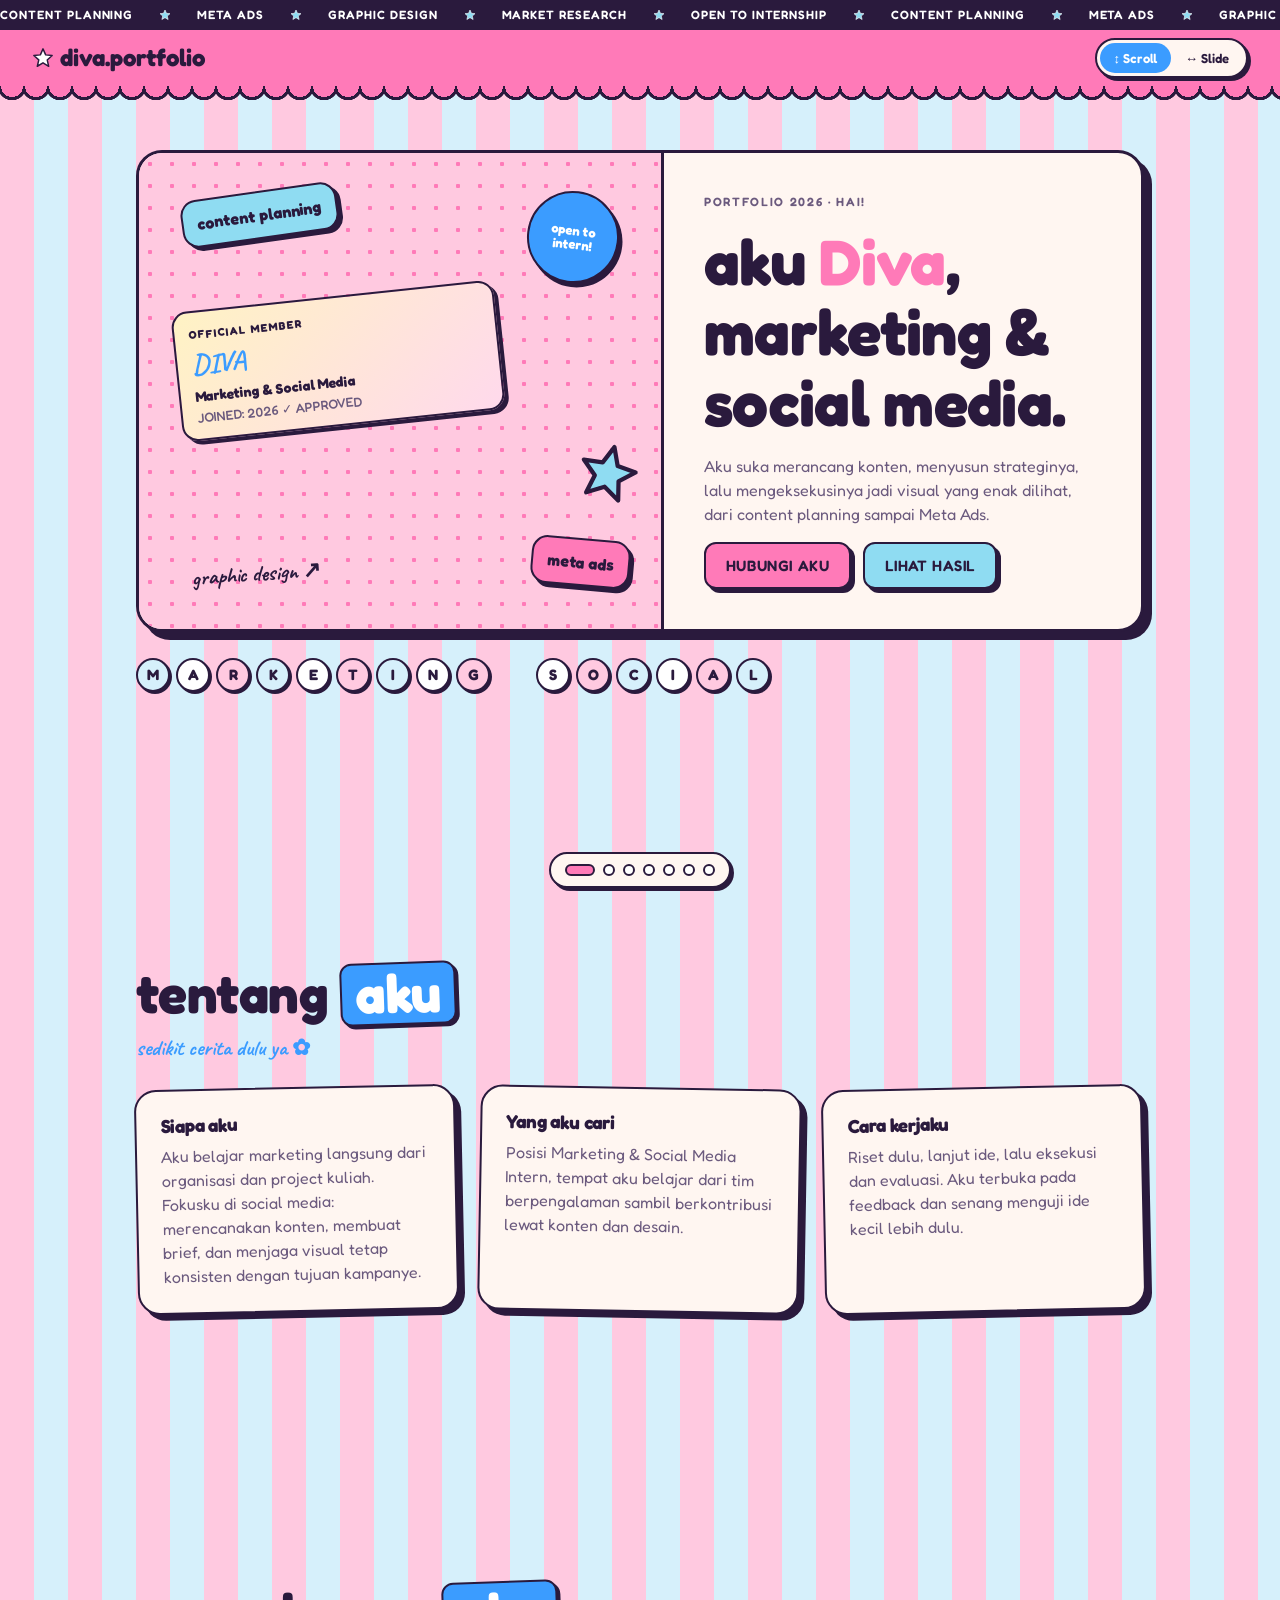
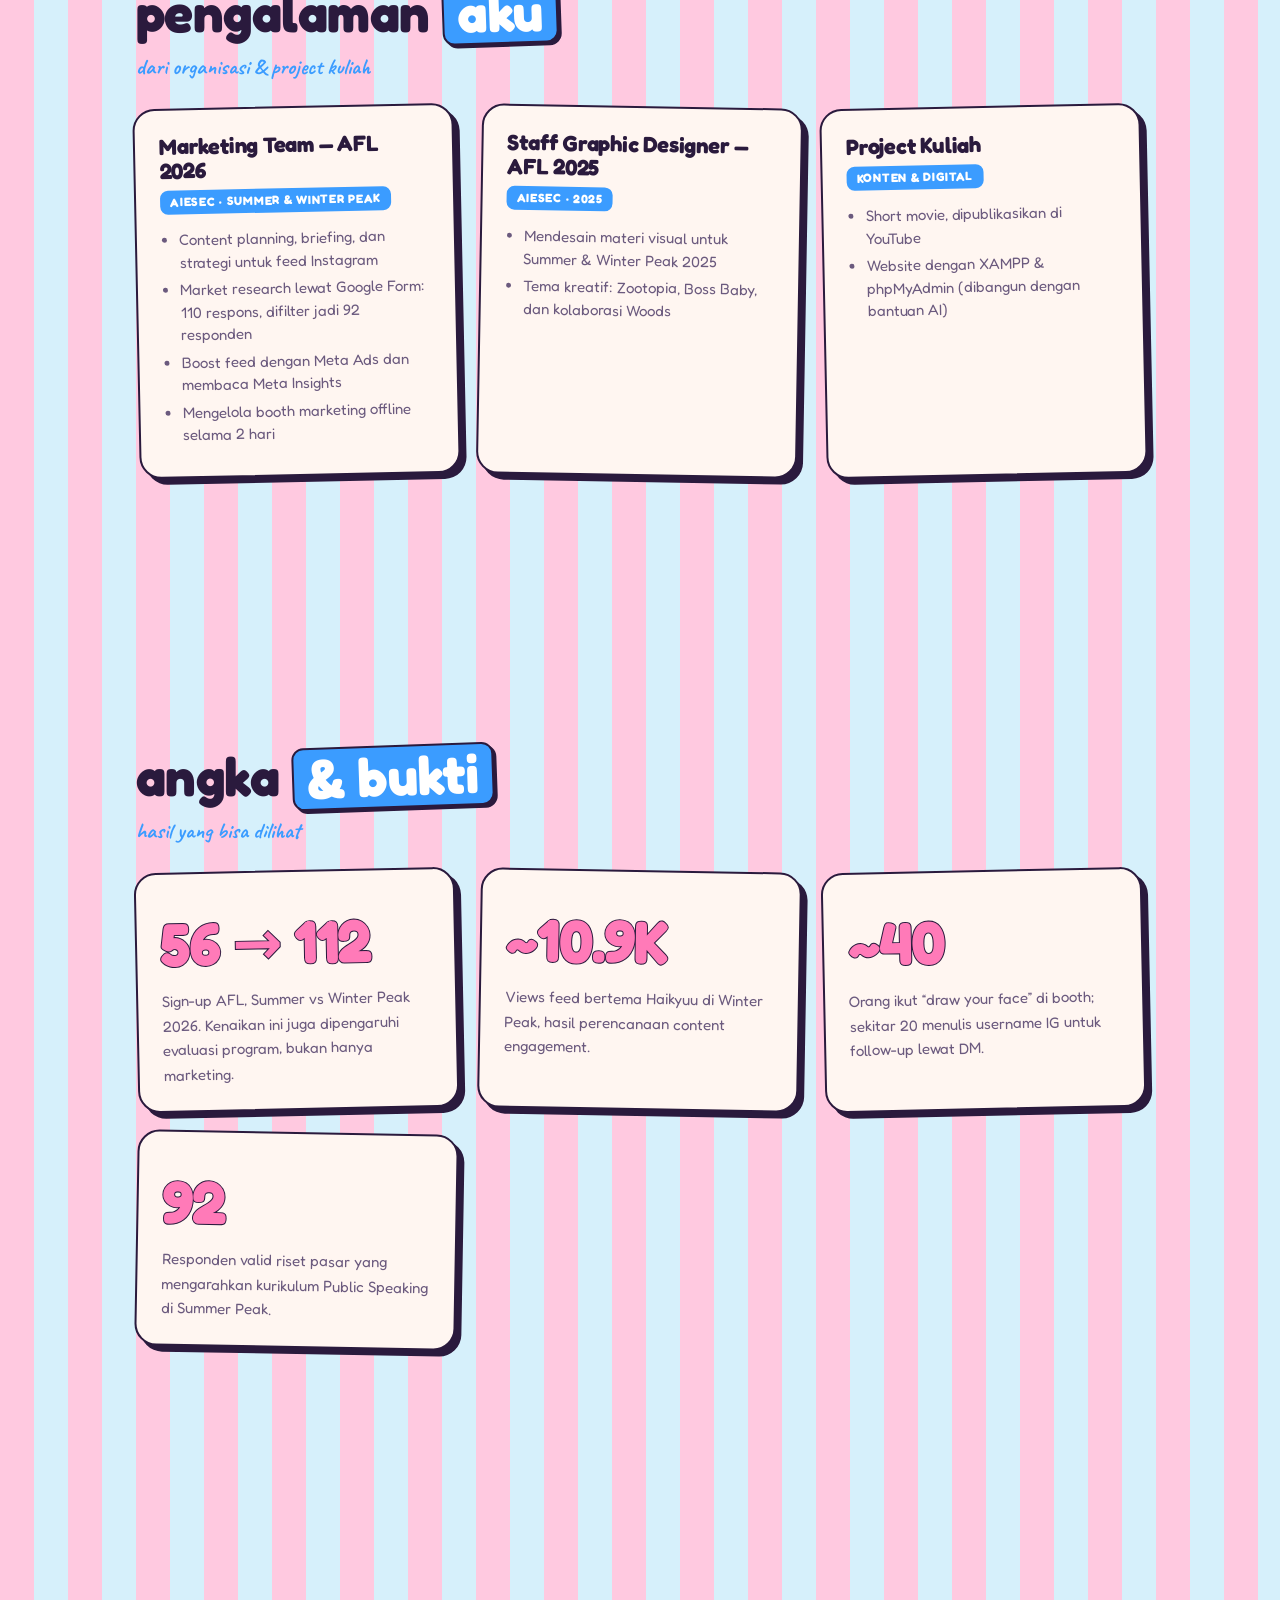
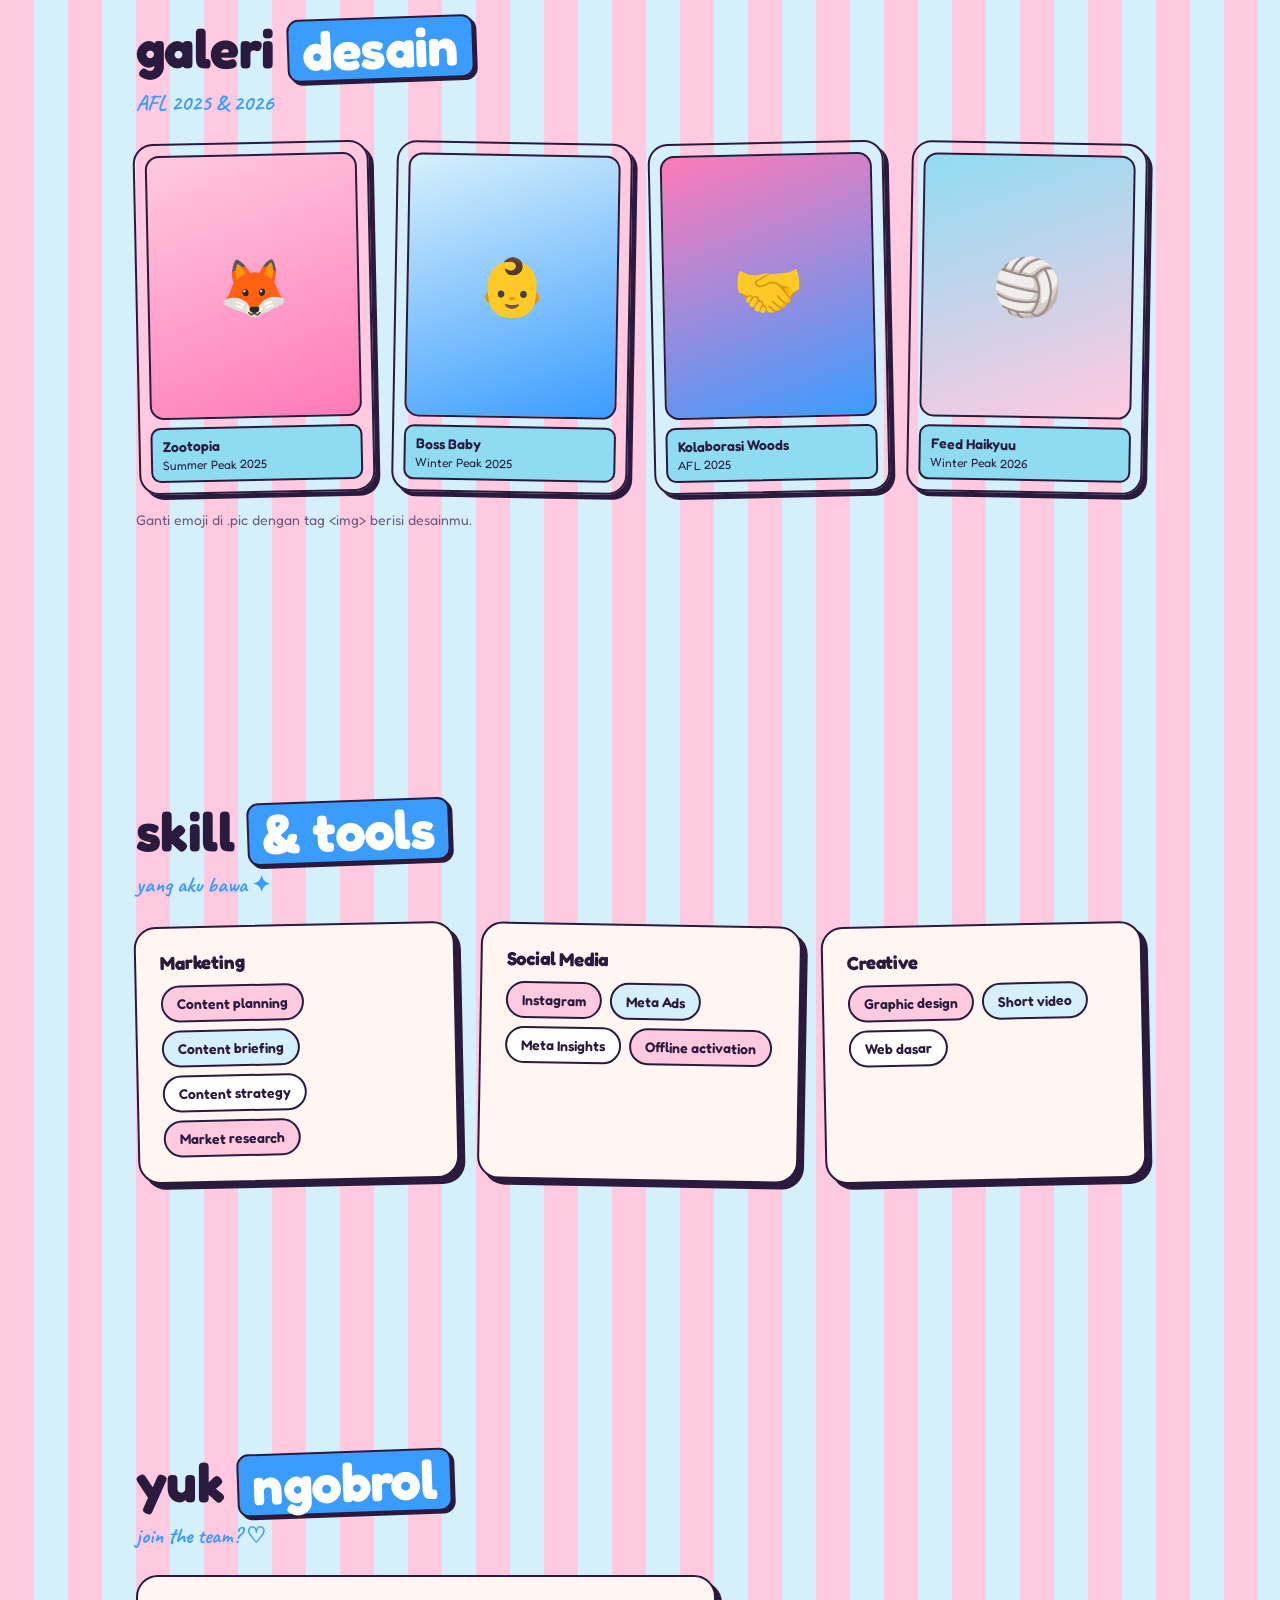
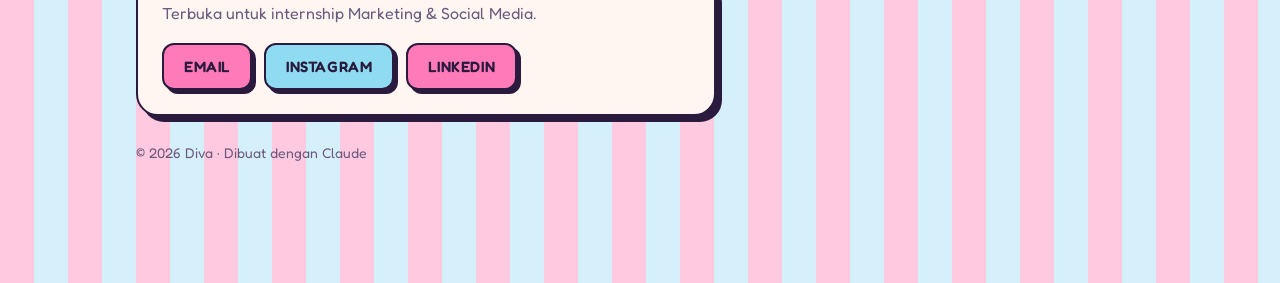
<file: index.html>
<!DOCTYPE html>
<html lang="id">
<head>
<meta charset="utf-8">
<meta name="viewport" content="width=device-width, initial-scale=1, viewport-fit=cover">
<title>Diva — Marketing &amp; Social Media Portfolio</title>
<link rel="stylesheet" href="https://fonts.googleapis.com/css2?family=Caveat:wght@600;700&family=Fredoka:wght@400;500;600;700&display=swap">
<style>
:root{--ink:#2a1a3d;--pink:#ff7ab8;--pink2:#ffc9e0;--blue:#3b9cff;--sky:#8fdcf2;--sky2:#d6f0fb;--cream:#fff6f1;--muted:#6b5a7e;box-sizing:border-box}
*{box-sizing:border-box;margin:0}
html,body{height:100%}
body{font-family:Fredoka,-apple-system,"SF Pro Rounded",system-ui,sans-serif;color:var(--ink);background:repeating-linear-gradient(90deg,var(--pink2) 0 34px,var(--sky2) 34px 68px);line-height:1.5;-webkit-font-smoothing:antialiased}
.hand{font-family:Caveat,"Segoe Script",cursive;font-weight:700}
h1,h2,h3{line-height:1.1;letter-spacing:-.01em}
.star{width:1em;height:1em;fill:currentColor;stroke:var(--ink);stroke-width:1.6;stroke-linejoin:round;flex:none}
/* header */
header{position:fixed;z-index:30;top:0;left:0;right:0;padding-top:env(safe-area-inset-top,0px);background:var(--pink);border-bottom:3px solid var(--ink)}
header::after{content:"";position:absolute;left:0;right:0;top:100%;height:14px;background:radial-gradient(circle at 12px 0,var(--pink) 11px,var(--ink) 11px 14px,transparent 14.5px) 0 0/24px 14px repeat-x}
.mq{overflow:hidden;background:var(--ink);color:#fff;font-size:12px;font-weight:600;letter-spacing:.08em;text-transform:uppercase;white-space:nowrap;padding:6px 0}
.mqi{display:inline-flex;gap:26px;align-items:center;animation:mv 28s linear infinite;padding-right:26px}
.mqi .star{color:var(--sky);stroke:#fff;stroke-width:1.2}
@keyframes mv{to{transform:translateX(-50%)}}
.nav1{display:flex;align-items:center;justify-content:space-between;gap:10px;padding:8px clamp(12px,3vw,32px)}
.logo{font-size:24px;font-weight:700;display:flex;align-items:center;gap:6px}
.logo .star{color:#fff;font-size:22px}
.seg{display:flex;background:var(--cream);border:2.5px solid var(--ink);border-radius:999px;padding:3px;box-shadow:3px 3px 0 var(--ink)}
.seg button{font:600 13px Fredoka,sans-serif;border:0;background:transparent;color:var(--ink);padding:7px 14px;border-radius:999px;cursor:pointer}
.seg button.on{background:var(--blue);color:#fff}
/* sections */
main{width:100%}
section{padding:calc(env(safe-area-inset-top,0px) + 150px) clamp(16px,5vw,56px) 120px;max-width:1120px;margin:0 auto;width:100%}
.mode-slide{position:fixed;inset:0;display:flex;overflow-x:auto;overflow-y:hidden;scroll-snap-type:x mandatory;scrollbar-width:none;overscroll-behavior-x:contain}
.mode-slide::-webkit-scrollbar{display:none}
.mode-slide section{flex:0 0 100%;height:100%;overflow-y:auto;scroll-snap-align:start;scroll-snap-stop:always;max-width:none;padding-left:max(16px,calc((100% - 1000px)/2));padding-right:max(16px,calc((100% - 1000px)/2))}
h2{font-size:clamp(32px,6vw,54px);margin-bottom:6px}
h2 mark{background:var(--blue);color:#fff;padding:0 .25em;border-radius:12px;border:2.5px solid var(--ink);box-shadow:3px 3px 0 var(--ink);display:inline-block;transform:rotate(-2deg)}
.sub{font-size:22px;color:var(--blue);margin-bottom:22px}
.card{background:var(--cream);border:2.5px solid var(--ink);border-radius:22px;padding:clamp(16px,3vw,24px);box-shadow:6px 6px 0 var(--ink)}
.grid{display:grid;gap:22px;grid-template-columns:repeat(auto-fit,minmax(min(100%,260px),1fr))}
.muted{color:var(--muted)}
.tilt:nth-child(odd){transform:rotate(-1.2deg)}.tilt:nth-child(even){transform:rotate(1deg)}
.btn{display:inline-block;text-decoration:none;font:600 15px Fredoka,sans-serif;letter-spacing:.04em;text-transform:uppercase;color:var(--ink);background:var(--pink);border:2.5px solid var(--ink);border-radius:12px;padding:12px 20px;box-shadow:4px 4px 0 var(--ink);transition:.15s}
.btn:hover,.btn:active{transform:translate(3px,3px);box-shadow:1px 1px 0 var(--ink)}
.btn.b{background:var(--sky)}
.row{display:flex;gap:12px;flex-wrap:wrap}
.chip{display:inline-block;font-weight:600;font-size:14px;padding:6px 14px;border-radius:999px;border:2.5px solid var(--ink);background:#fff}
.chip:nth-child(3n+1){background:var(--pink2)}.chip:nth-child(3n+2){background:var(--sky2)}
.chips{display:flex;flex-wrap:wrap;gap:8px;margin-top:12px}
/* hero */
.hero{display:grid;grid-template-columns:1fr;border:3px solid var(--ink);border-radius:26px;overflow:hidden;background:var(--cream);box-shadow:8px 8px 0 var(--ink)}
@media(min-width:820px){.hero{grid-template-columns:1.1fr 1fr}}
.collage{position:relative;min-height:340px;background:var(--pink2) radial-gradient(var(--pink) 2px,transparent 2.5px) 0 0/22px 22px;border-bottom:3px solid var(--ink)}
@media(min-width:820px){.collage{border-bottom:0;border-right:3px solid var(--ink)}}
.stk{position:absolute;border:2.5px solid var(--ink);box-shadow:4px 4px 0 var(--ink);border-radius:16px;background:#fff;padding:10px 14px;font-weight:700}
.idc{left:7%;top:30%;width:62%;background:linear-gradient(135deg,#fff3c4,#ffd9ec);transform:rotate(-6deg);font-size:14px}
.idc b{display:block;font-size:17px;color:var(--blue)}
.s1{right:8%;top:8%;background:var(--blue);color:#fff;transform:rotate(7deg);border-radius:50%;width:92px;height:92px;display:grid;place-items:center;text-align:center;font-size:13px;line-height:1.1;padding:6px}
.s2{left:8%;top:8%;background:var(--sky);transform:rotate(-8deg)}
.s3{right:6%;bottom:9%;background:var(--pink);transform:rotate(5deg)}
.note{position:absolute;font-size:22px;color:var(--ink)}
.n1{left:10%;bottom:8%;transform:rotate(-4deg)}.n2{right:30%;top:20%}
.bigstar{position:absolute;right:4%;bottom:26%;font-size:64px;color:var(--sky);transform:rotate(14deg)}
.hbody{padding:clamp(20px,4vw,40px);display:flex;flex-direction:column;justify-content:center;gap:16px}
.kick{font-size:12px;letter-spacing:.14em;text-transform:uppercase;font-weight:600;color:var(--muted)}
.hbody h1{font-size:clamp(40px,7vw,64px)}
.hbody h1 em{font-style:normal;color:var(--pink);-webkit-text-stroke:0}
/* bead strip */
.beads{display:flex;gap:6px;flex-wrap:wrap;margin:26px 0 0}
.beads span{width:34px;height:34px;border-radius:50%;background:#fff;border:2.5px solid var(--ink);display:grid;place-items:center;font-weight:700;font-size:15px;box-shadow:2px 2px 0 var(--ink)}
.beads span:nth-child(3n){background:var(--pink2)}.beads span:nth-child(3n+1){background:var(--sky2)}
/* role card */
.role h3{font-size:22px}
.tag{display:inline-block;margin:8px 0 10px;font-size:12px;font-weight:700;letter-spacing:.06em;text-transform:uppercase;background:var(--blue);color:#fff;border-radius:8px;padding:3px 10px}
.role ul{padding-left:18px;color:var(--muted);font-size:15px}.role li{margin:5px 0}
/* stats */
.stat b{display:block;font-size:clamp(40px,7vw,60px);color:var(--pink);-webkit-text-stroke:2px var(--ink);paint-order:stroke fill;letter-spacing:-.02em}
.stat span{font-size:15px;color:var(--muted)}
/* gallery */
.frame{border:2.5px solid var(--ink);border-radius:20px;padding:10px;background:#fff linear-gradient(var(--blue) 1.5px,transparent 1.5px) 0 0/22px 22px,linear-gradient(90deg,var(--blue) 1.5px,transparent 1.5px) 0 0/22px 22px;box-shadow:5px 5px 0 var(--ink)}
.pic{aspect-ratio:4/5;border:2.5px solid var(--ink);border-radius:14px;display:grid;place-items:center;font-size:56px}
.p1{background:linear-gradient(160deg,var(--pink2),var(--pink))}.p2{background:linear-gradient(160deg,var(--sky2),var(--blue))}.p3{background:linear-gradient(160deg,var(--pink),var(--blue))}.p4{background:linear-gradient(160deg,var(--sky),var(--pink2))}
.cap{margin-top:8px;background:var(--sky);border:2.5px solid var(--ink);border-radius:10px;padding:6px 10px;font-size:14px;font-weight:600}
.cap small{display:block;font-weight:400;font-size:12px}
/* bottom nav */
.nav{position:fixed;z-index:30;left:0;right:0;bottom:0;display:flex;justify-content:center;align-items:center;gap:10px;padding:10px 12px calc(env(safe-area-inset-bottom,0px) + 12px);pointer-events:none}
.nav>*{pointer-events:auto}
.dots{display:flex;gap:8px;padding:10px 14px;border-radius:999px;background:var(--cream);border:2.5px solid var(--ink);box-shadow:3px 3px 0 var(--ink)}
.dots i{width:12px;height:12px;border-radius:50%;background:#fff;border:2px solid var(--ink);cursor:pointer;transition:.2s}
.dots i.on{width:30px;border-radius:8px;background:var(--pink)}
.arrow{width:44px;height:44px;border-radius:50%;border:2.5px solid var(--ink);background:var(--sky);color:var(--ink);font:700 22px Fredoka,sans-serif;cursor:pointer;box-shadow:3px 3px 0 var(--ink)}
.mode-scroll~.nav .arrow{display:none}
footer{margin-top:26px;font-size:14px;color:var(--muted)}
@media(prefers-reduced-motion:reduce){.mqi{animation:none}*{scroll-behavior:auto!important}}
</style>
</head>
<body>
<svg width="0" height="0" style="position:absolute"><symbol id="st" viewBox="0 0 24 24"><path d="M12 2l2.9 6.6 7.1.7-5.4 4.8 1.6 7L12 17.3 5.8 21l1.6-7L2 9.3l7.1-.7z"/></symbol></svg>

<header>
<div class="mq"><div class="mqi" id="mq"></div></div>
<div class="nav1">
<div class="logo"><svg class="star"><use href="#st"/></svg>diva.portfolio</div>
<div class="seg" role="group" aria-label="Mode tampilan"><button id="mScroll" class="on">↕ Scroll</button><button id="mSlide">↔ Slide</button></div>
</div>
</header>

<main id="main" class="mode-scroll">

<section id="home" data-t="Home">
<div class="hero">
<div class="collage">
<div class="stk s2">content planning</div>
<div class="stk s1">open to<br>intern!</div>
<div class="stk idc"><span style="font-size:11px;letter-spacing:.1em">OFFICIAL MEMBER</span><b class="hand" style="font-size:28px">DIVA</b>Marketing &amp; Social Media<br><span class="muted" style="font-weight:500;font-size:13px">JOINED: 2026 ✓ APPROVED</span></div>
<div class="stk s3">meta ads</div>
<svg class="star bigstar"><use href="#st"/></svg>
<div class="note hand n1">graphic design ↗</div>
</div>
<div class="hbody">
<div class="kick">Portfolio 2026 · hai!</div>
<h1>aku <em>Diva</em>,<br>marketing &amp; social media.</h1>
<p class="muted">Aku suka merancang konten, menyusun strateginya, lalu mengeksekusinya jadi visual yang enak dilihat, dari content planning sampai Meta Ads.</p>
<div class="row"><a class="btn" href="#contact" data-go="contact">Hubungi aku</a><a class="btn b" href="#work" data-go="work">Lihat hasil</a></div>
</div>
</div>
<div class="beads" id="beads" aria-hidden="true"></div>
</section>

<section id="about" data-t="About">
<h2>tentang <mark>aku</mark></h2><div class="sub hand">sedikit cerita dulu ya ✿</div>
<div class="grid">
<div class="card tilt"><h3>Siapa aku</h3><p class="muted" style="margin-top:8px">Aku belajar marketing langsung dari organisasi dan project kuliah. Fokusku di social media: merencanakan konten, membuat brief, dan menjaga visual tetap konsisten dengan tujuan kampanye.</p></div>
<div class="card tilt"><h3>Yang aku cari</h3><p class="muted" style="margin-top:8px">Posisi Marketing &amp; Social Media Intern, tempat aku belajar dari tim berpengalaman sambil berkontribusi lewat konten dan desain.</p></div>
<div class="card tilt"><h3>Cara kerjaku</h3><p class="muted" style="margin-top:8px">Riset dulu, lanjut ide, lalu eksekusi dan evaluasi. Aku terbuka pada feedback dan senang menguji ide kecil lebih dulu.</p></div>
</div>
</section>

<section id="exp" data-t="Experience">
<h2>pengalaman <mark>aku</mark></h2><div class="sub hand">dari organisasi &amp; project kuliah</div>
<div class="grid">
<div class="card role tilt"><h3>Marketing Team — AFL 2026</h3><span class="tag">AIESEC · Summer &amp; Winter Peak</span>
<ul><li>Content planning, briefing, dan strategi untuk feed Instagram</li><li>Market research lewat Google Form: 110 respons, difilter jadi 92 responden</li><li>Boost feed dengan Meta Ads dan membaca Meta Insights</li><li>Mengelola booth marketing offline selama 2 hari</li></ul></div>
<div class="card role tilt"><h3>Staff Graphic Designer — AFL 2025</h3><span class="tag">AIESEC · 2025</span>
<ul><li>Mendesain materi visual untuk Summer &amp; Winter Peak 2025</li><li>Tema kreatif: Zootopia, Boss Baby, dan kolaborasi Woods</li></ul></div>
<div class="card role tilt"><h3>Project Kuliah</h3><span class="tag">Konten &amp; digital</span>
<ul><li>Short movie, dipublikasikan di YouTube</li><li>Website dengan XAMPP &amp; phpMyAdmin (dibangun dengan bantuan AI)</li></ul></div>
</div>
</section>

<section id="work" data-t="Highlights">
<h2>angka <mark>&amp; bukti</mark></h2><div class="sub hand">hasil yang bisa dilihat</div>
<div class="grid">
<div class="card stat tilt"><b>56 → 112</b><span>Sign-up AFL, Summer vs Winter Peak 2026. Kenaikan ini juga dipengaruhi evaluasi program, bukan hanya marketing.</span></div>
<div class="card stat tilt"><b>~10.9K</b><span>Views feed bertema Haikyuu di Winter Peak, hasil perencanaan content engagement.</span></div>
<div class="card stat tilt"><b>~40</b><span>Orang ikut “draw your face” di booth; sekitar 20 menulis username IG untuk follow-up lewat DM.</span></div>
<div class="card stat tilt"><b>92</b><span>Responden valid riset pasar yang mengarahkan kurikulum Public Speaking di Summer Peak.</span></div>
</div>
</section>

<section id="design" data-t="Design">
<h2>galeri <mark>desain</mark></h2><div class="sub hand">AFL 2025 &amp; 2026</div>
<div class="grid" style="grid-template-columns:repeat(auto-fit,minmax(min(100%,210px),1fr))">
<div class="frame tilt"><div class="pic p1">🦊</div><div class="cap">Zootopia<small>Summer Peak 2025</small></div></div>
<div class="frame tilt"><div class="pic p2">👶</div><div class="cap">Boss Baby<small>Winter Peak 2025</small></div></div>
<div class="frame tilt"><div class="pic p3">🤝</div><div class="cap">Kolaborasi Woods<small>AFL 2025</small></div></div>
<div class="frame tilt"><div class="pic p4">🏐</div><div class="cap">Feed Haikyuu<small>Winter Peak 2026</small></div></div>
</div>
<p class="muted" style="margin-top:16px;font-size:14px">Ganti emoji di .pic dengan tag &lt;img&gt; berisi desainmu.</p>
</section>

<section id="skills" data-t="Skills">
<h2>skill <mark>&amp; tools</mark></h2><div class="sub hand">yang aku bawa ✦</div>
<div class="grid">
<div class="card tilt"><h3>Marketing</h3><div class="chips"><span class="chip">Content planning</span><span class="chip">Content briefing</span><span class="chip">Content strategy</span><span class="chip">Market research</span></div></div>
<div class="card tilt"><h3>Social Media</h3><div class="chips"><span class="chip">Instagram</span><span class="chip">Meta Ads</span><span class="chip">Meta Insights</span><span class="chip">Offline activation</span></div></div>
<div class="card tilt"><h3>Creative</h3><div class="chips"><span class="chip">Graphic design</span><span class="chip">Short video</span><span class="chip">Web dasar</span></div></div>
</div>
</section>

<section id="contact" data-t="Contact">
<h2>yuk <mark>ngobrol</mark></h2><div class="sub hand">join the team? ♡</div>
<div class="card" style="max-width:580px">
<p class="muted">Terbuka untuk internship Marketing &amp; Social Media.</p>
<div class="row" style="margin-top:18px"><a class="btn" href="mailto:emailkamu@example.com">Email</a><a class="btn b" href="https://instagram.com/usernamekamu">Instagram</a><a class="btn" href="https://linkedin.com/in/usernamekamu">LinkedIn</a></div>
</div>
<footer>© 2026 Diva · Dibuat dengan Claude</footer>
</section>
</main>

<div class="nav"><button class="arrow" id="prev" aria-label="Sebelumnya">‹</button><div class="dots" id="dots"></div><button class="arrow" id="next" aria-label="Berikutnya">›</button></div>

<script>
const star='<svg class="star"><use href="#st"/></svg>';
const msgs=['Content planning','Meta Ads','Graphic design','Market research','Open to internship'];
const one=msgs.map(t=>'<span>'+t+'</span>'+star).join('');
document.getElementById('mq').innerHTML=one+one+one+one;
document.getElementById('beads').innerHTML='MARKETING'.split('').map(c=>'<span>'+c+'</span>').join('')+'<span style="background:none;border:0;box-shadow:none"></span>'+'SOCIAL'.split('').map(c=>'<span>'+c+'</span>').join('');
const main=document.getElementById('main'),secs=[...main.querySelectorAll('section')],dots=document.getElementById('dots');
let mode='scroll',cur=0;
secs.forEach((s,i)=>{const d=document.createElement('i');d.title=s.dataset.t;d.onclick=()=>go(i);dots.appendChild(d)});
function mark(i){cur=i;[...dots.children].forEach((d,k)=>d.classList.toggle('on',k===i))}
function go(i){i=Math.max(0,Math.min(secs.length-1,i));
 if(mode==='slide')main.scrollTo({left:i*main.clientWidth,behavior:'smooth'});
 else secs[i].scrollIntoView({behavior:'smooth',block:'start'});mark(i)}
function setMode(m){mode=m;main.className='mode-'+m;
 document.body.style.overflow=m==='slide'?'hidden':'';
 document.getElementById('mScroll').classList.toggle('on',m==='scroll');
 document.getElementById('mSlide').classList.toggle('on',m==='slide');
 const i=cur;requestAnimationFrame(()=>{if(m==='slide')main.scrollTo({left:i*main.clientWidth});else secs[i].scrollIntoView({block:'start'})});
 try{localStorage.setItem('pf-mode',m)}catch(e){}}
document.getElementById('mScroll').onclick=()=>setMode('scroll');
document.getElementById('mSlide').onclick=()=>setMode('slide');
document.getElementById('prev').onclick=()=>go(cur-1);
document.getElementById('next').onclick=()=>go(cur+1);
document.querySelectorAll('[data-go]').forEach(a=>a.onclick=e=>{e.preventDefault();go(secs.findIndex(s=>s.id===a.dataset.go))});
main.addEventListener('scroll',()=>{if(mode==='slide')mark(Math.round(main.scrollLeft/main.clientWidth))},{passive:true});
addEventListener('scroll',()=>{if(mode!=='scroll')return;let b=0;secs.forEach((s,i)=>{if(s.getBoundingClientRect().top<innerHeight*.45)b=i});mark(b)},{passive:true});
addEventListener('keydown',e=>{if(mode!=='slide')return;if(e.key==='ArrowRight')go(cur+1);if(e.key==='ArrowLeft')go(cur-1)});
addEventListener('resize',()=>{if(mode==='slide')main.scrollTo({left:cur*main.clientWidth})});
mark(0);
try{if(localStorage.getItem('pf-mode')==='slide')setMode('slide')}catch(e){}
</script>
</body>
</html>
</file>
